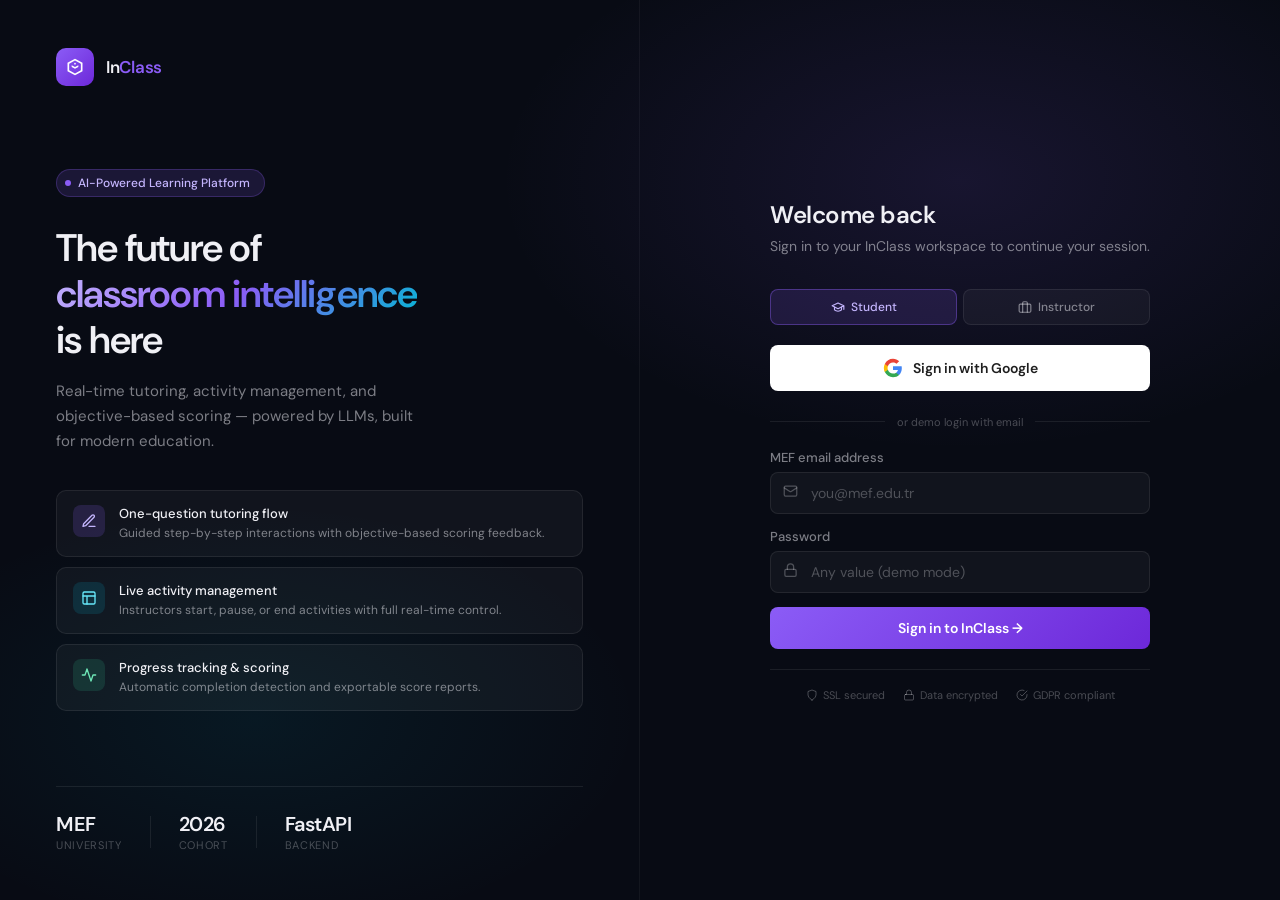
<file: app/static/login.html>
<!DOCTYPE html>
<html lang="en">
<head>
<meta charset="UTF-8" />
<meta name="viewport" content="width=device-width, initial-scale=1.0" />
<title>InClass — Sign In</title>
<link rel="preconnect" href="https://fonts.googleapis.com" />
<link rel="preconnect" href="https://fonts.gstatic.com" crossorigin />
<link href="https://fonts.googleapis.com/css2?family=DM+Sans:opsz,wght@9..40,400;9..40,500;9..40,600&display=swap" rel="stylesheet" />
<script src="https://accounts.google.com/gsi/client" async defer></script>
<style>
  *, *::before, *::after { box-sizing: border-box; margin: 0; padding: 0; }

  :root {
    --bg: #080b14;
    --surface: rgba(255,255,255,0.04);
    --surface-hover: rgba(255,255,255,0.07);
    --surface-border: rgba(255,255,255,0.08);
    --text-primary: #f0f0f5;
    --text-secondary: rgba(240,240,245,0.5);
    --text-muted: rgba(240,240,245,0.28);
    --accent: #8b5cf6;
    --accent-soft: rgba(139,92,246,0.15);
    --success: #34d399;
    --font: 'DM Sans', system-ui, sans-serif;
    --radius-sm: 10px;
    --radius-xs: 8px;
    --t: 0.18s ease;
  }

  html, body { height: 100%; }

  body {
    background: var(--bg);
    font-family: var(--font);
    color: var(--text-primary);
    display: flex;
    /* Static background — no animated blur */
    background-image:
      radial-gradient(ellipse 60% 50% at 75% 20%, rgba(139,92,246,0.12) 0%, transparent 60%),
      radial-gradient(ellipse 50% 40% at 20% 80%, rgba(6,182,212,0.08) 0%, transparent 60%);
  }

  /* ── LAYOUT ── */
  .layout {
    display: grid;
    grid-template-columns: 1fr 1fr;
    min-height: 100vh;
    width: 100%;
  }

  /* ── LEFT PANEL ── */
  .left-panel {
    display: flex; flex-direction: column;
    justify-content: space-between;
    padding: 48px 56px;
    border-right: 1px solid rgba(255,255,255,0.045);
  }

  .left-header { display: flex; align-items: center; gap: 12px; }

  .logo-mark {
    width: 38px; height: 38px; border-radius: 10px;
    background: linear-gradient(135deg, #8b5cf6, #6d28d9);
    display: flex; align-items: center; justify-content: center;
    flex-shrink: 0;
  }
  .logo-mark svg { width: 20px; height: 20px; fill: #fff; }
  .logo-text { font-size: 17px; font-weight: 600; letter-spacing: -0.3px; }
  .logo-text span { color: var(--accent); }

  .illustration-area {
    flex: 1; display: flex; flex-direction: column;
    justify-content: center; padding: 40px 0 32px;
  }

  .il-badge {
    display: inline-flex; align-items: center; gap: 7px;
    background: var(--accent-soft);
    border: 1px solid rgba(139,92,246,0.25);
    border-radius: 100px; padding: 5px 14px 5px 8px;
    font-size: 12px; font-weight: 500; color: #c4b5fd;
    width: fit-content; margin-bottom: 28px;
  }
  .il-badge-dot {
    width: 6px; height: 6px; border-radius: 50%;
    background: var(--accent); flex-shrink: 0;
  }

  .il-headline {
    font-size: clamp(28px, 3vw, 40px);
    font-weight: 600; line-height: 1.2;
    letter-spacing: -0.8px;
    margin-bottom: 16px;
  }
  .il-headline .grad {
    background: linear-gradient(135deg, #c4b5fd 0%, #8b5cf6 50%, #06b6d4 100%);
    -webkit-background-clip: text; -webkit-text-fill-color: transparent;
    background-clip: text;
  }

  .il-sub {
    font-size: 15px; line-height: 1.65;
    color: var(--text-secondary);
    max-width: 360px; margin-bottom: 36px;
  }

  .feature-grid { display: grid; gap: 10px; }
  .feature-card {
    display: flex; align-items: flex-start; gap: 14px;
    padding: 14px 16px;
    background: var(--surface);
    border: 1px solid var(--surface-border);
    border-radius: var(--radius-sm);
    transition: background var(--t), border-color var(--t);
  }
  .feature-card:hover { background: var(--surface-hover); border-color: rgba(139,92,246,0.2); }
  .feature-icon {
    width: 32px; height: 32px; border-radius: 8px; flex-shrink: 0;
    display: flex; align-items: center; justify-content: center;
  }
  .feature-icon.purple { background: rgba(139,92,246,0.18); }
  .feature-icon.cyan   { background: rgba(6,182,212,0.15); }
  .feature-icon.green  { background: rgba(52,211,153,0.15); }
  .feature-icon svg { width: 16px; height: 16px; }
  .feature-icon.purple svg { color: #c4b5fd; }
  .feature-icon.cyan   svg { color: #67e8f9; }
  .feature-icon.green  svg { color: #6ee7b7; }
  .feature-title { font-size: 13px; font-weight: 500; margin-bottom: 2px; }
  .feature-desc  { font-size: 12px; color: var(--text-secondary); line-height: 1.5; }

  .stats-row {
    display: flex; align-items: center; gap: 28px;
    padding-top: 24px;
    border-top: 1px solid var(--surface-border);
  }
  .stat-num { font-size: 20px; font-weight: 600; letter-spacing: -0.5px; }
  .stat-label { font-size: 11px; color: var(--text-muted); text-transform: uppercase; letter-spacing: 0.06em; margin-top: 1px; }
  .stat-divider { width: 1px; height: 32px; background: var(--surface-border); }

  /* ── RIGHT PANEL ── */
  .right-panel {
    display: flex; align-items: center; justify-content: center;
    padding: 48px 56px;
  }

  .login-card { width: 100%; max-width: 380px; }

  .login-header { margin-bottom: 32px; }
  .login-welcome { font-size: 24px; font-weight: 600; letter-spacing: -0.5px; margin-bottom: 6px; }
  .login-sub { font-size: 14px; color: var(--text-secondary); line-height: 1.5; }

  /* Role selector */
  .role-selector { display: flex; gap: 6px; margin-bottom: 20px; }
  .role-btn {
    flex: 1; padding: 9px 12px;
    background: var(--surface); border: 1px solid var(--surface-border);
    border-radius: var(--radius-xs);
    font-family: var(--font); font-size: 12px; font-weight: 500;
    color: var(--text-secondary); cursor: pointer;
    transition: background var(--t), border-color var(--t), color var(--t);
    display: flex; align-items: center; justify-content: center; gap: 6px;
  }
  .role-btn svg { width: 14px; height: 14px; }
  .role-btn.active { background: var(--accent-soft); border-color: rgba(139,92,246,0.4); color: #c4b5fd; }
  .role-btn:hover:not(.active) { background: var(--surface-hover); }

  /* Google button */
  .google-btn {
    width: 100%;
    display: flex; align-items: center; justify-content: center; gap: 10px;
    padding: 13px 20px;
    background: #fff;
    border: none;
    border-radius: var(--radius-xs);
    font-family: var(--font); font-size: 14px; font-weight: 600;
    color: #1f1f1f;
    cursor: pointer;
    transition: background var(--t), box-shadow var(--t);
    margin-bottom: 24px;
  }
  .google-btn:hover { background: #f5f5f5; box-shadow: 0 2px 12px rgba(0,0,0,0.25); }
  .google-btn:active { background: #ebebeb; }
  .google-btn:disabled { opacity: 0.6; cursor: not-allowed; }
  .google-btn svg { width: 20px; height: 20px; flex-shrink: 0; }

  /* Divider */
  .divider {
    display: flex; align-items: center; gap: 12px;
    margin-bottom: 20px;
  }
  .divider-line { flex: 1; height: 1px; background: var(--surface-border); }
  .divider-text { font-size: 11px; color: var(--text-muted); white-space: nowrap; }

  /* Form (disabled fields) */
  .form-group { margin-bottom: 14px; }
  .form-label { display: block; font-size: 13px; font-weight: 500; color: var(--text-secondary); margin-bottom: 6px; }
  .input-wrap { position: relative; }
  .input-icon {
    position: absolute; left: 13px; top: 50%; transform: translateY(-50%);
    color: var(--text-muted); pointer-events: none;
  }
  .input-icon svg { width: 15px; height: 15px; }
  .form-input {
    width: 100%;
    background: var(--surface);
    border: 1px solid var(--surface-border);
    border-radius: var(--radius-xs);
    padding: 11px 13px 11px 40px;
    font-family: var(--font); font-size: 14px;
    color: var(--text-primary);
    outline: none;
    transition: border-color var(--t), background var(--t);
  }
  .form-input::placeholder { color: var(--text-muted); }
  .form-input:focus { border-color: rgba(139,92,246,0.5); background: rgba(255,255,255,0.06); }
  .form-input:disabled { opacity: 0.4; cursor: not-allowed; }

  /* Submit */
  .submit-btn {
    width: 100%; padding: 12px;
    background: linear-gradient(135deg, #8b5cf6, #6d28d9);
    border: none;
    border-radius: var(--radius-xs);
    font-family: var(--font); font-size: 14px; font-weight: 600;
    color: #fff;
    cursor: pointer;
    margin-bottom: 0;
    transition: opacity var(--t);
  }
  .submit-btn:hover { opacity: 0.88; }
  .submit-btn:disabled { opacity: 0.5; cursor: not-allowed; }

  /* Trust bar */
  .trust-bar {
    display: flex; align-items: center; justify-content: center; gap: 18px;
    margin-top: 20px; padding-top: 18px;
    border-top: 1px solid var(--surface-border);
  }
  .trust-item { display: flex; align-items: center; gap: 5px; }
  .trust-item svg { width: 12px; height: 12px; color: var(--text-muted); }
  .trust-item span { font-size: 11px; color: var(--text-muted); }

  /* Spinner */
  .spinner {
    width: 18px; height: 18px;
    border: 2px solid rgba(30,20,10,0.2);
    border-top-color: #1f1f1f;
    border-radius: 50%;
    animation: spin 0.7s linear infinite;
    display: none;
  }
  @keyframes spin { to { transform: rotate(360deg); } }

  /* Toast */
  .toast {
    position: fixed; bottom: 24px; left: 50%; transform: translateX(-50%) translateY(16px);
    background: rgba(20,16,40,0.96);
    border: 1px solid rgba(139,92,246,0.3);
    border-radius: var(--radius-sm);
    padding: 11px 18px;
    font-size: 13px; color: var(--text-primary);
    backdrop-filter: blur(8px);
    opacity: 0; transition: opacity 0.25s, transform 0.25s;
    z-index: 100; display: flex; align-items: center; gap: 8px;
    white-space: nowrap;
  }
  .toast.show { opacity: 1; transform: translateX(-50%) translateY(0); }
  .toast svg { width: 14px; height: 14px; color: var(--success); flex-shrink: 0; }

  @media (max-width: 860px) {
    .layout { grid-template-columns: 1fr; }
    .left-panel { display: none; }
    .right-panel { padding: 48px 24px; align-items: flex-start; }
  }
</style>
</head>
<body>
<div class="layout">

  <!-- LEFT PANEL -->
  <aside class="left-panel">
    <div class="left-header">
      <div class="logo-mark">
        <svg viewBox="0 0 24 24"><path d="M12 2L3 7v10l9 5 9-5V7L12 2zm0 2.18L19 8.09v7.82L12 19.82 5 15.91V8.09L12 4.18zM12 7a1 1 0 100 2 1 1 0 000-2zm-4 3v2l4 2 4-2v-2l-4 2-4-2z"/></svg>
      </div>
      <span class="logo-text">In<span>Class</span></span>
    </div>

    <div class="illustration-area">
      <div class="il-badge">
        <div class="il-badge-dot"></div>
        AI-Powered Learning Platform
      </div>

      <h1 class="il-headline">
        The future of<br>
        <span class="grad">classroom intelligence</span><br>
        is here
      </h1>

      <p class="il-sub">
        Real-time tutoring, activity management, and objective-based scoring — powered by LLMs, built for modern education.
      </p>

      <div class="feature-grid">
        <div class="feature-card">
          <div class="feature-icon purple">
            <svg viewBox="0 0 24 24" fill="none" stroke="currentColor" stroke-width="2" stroke-linecap="round" stroke-linejoin="round"><path d="M12 20h9"/><path d="M16.5 3.5a2.121 2.121 0 013 3L7 19l-4 1 1-4L16.5 3.5z"/></svg>
          </div>
          <div>
            <div class="feature-title">One-question tutoring flow</div>
            <div class="feature-desc">Guided step-by-step interactions with objective-based scoring feedback.</div>
          </div>
        </div>
        <div class="feature-card">
          <div class="feature-icon cyan">
            <svg viewBox="0 0 24 24" fill="none" stroke="currentColor" stroke-width="2" stroke-linecap="round" stroke-linejoin="round"><rect x="3" y="3" width="18" height="18" rx="2"/><path d="M3 9h18M9 21V9"/></svg>
          </div>
          <div>
            <div class="feature-title">Live activity management</div>
            <div class="feature-desc">Instructors start, pause, or end activities with full real-time control.</div>
          </div>
        </div>
        <div class="feature-card">
          <div class="feature-icon green">
            <svg viewBox="0 0 24 24" fill="none" stroke="currentColor" stroke-width="2" stroke-linecap="round" stroke-linejoin="round"><polyline points="22 12 18 12 15 21 9 3 6 12 2 12"/></svg>
          </div>
          <div>
            <div class="feature-title">Progress tracking & scoring</div>
            <div class="feature-desc">Automatic completion detection and exportable score reports.</div>
          </div>
        </div>
      </div>
    </div>

    <div class="stats-row">
      <div class="stat-item">
        <div class="stat-num">MEF</div>
        <div class="stat-label">University</div>
      </div>
      <div class="stat-divider"></div>
      <div class="stat-item">
        <div class="stat-num">2026</div>
        <div class="stat-label">Cohort</div>
      </div>
      <div class="stat-divider"></div>
      <div class="stat-item">
        <div class="stat-num">FastAPI</div>
        <div class="stat-label">Backend</div>
      </div>
    </div>
  </aside>

  <!-- RIGHT PANEL -->
  <main class="right-panel">
    <div class="login-card">
      <div class="login-header">
        <h2 class="login-welcome">Welcome back</h2>
        <p class="login-sub">Sign in to your InClass workspace to continue your session.</p>
      </div>

      <!-- Role selector -->
      <div class="role-selector" role="group" aria-label="Sign in as">
        <button class="role-btn active" id="role-student" onclick="setRole('student')" type="button">
          <svg viewBox="0 0 24 24" fill="none" stroke="currentColor" stroke-width="2" stroke-linecap="round" stroke-linejoin="round"><path d="M22 10v6M2 10l10-5 10 5-10 5z"/><path d="M6 12v5c3 3 9 3 12 0v-5"/></svg>
          Student
        </button>
        <button class="role-btn" id="role-instructor" onclick="setRole('instructor')" type="button">
          <svg viewBox="0 0 24 24" fill="none" stroke="currentColor" stroke-width="2" stroke-linecap="round" stroke-linejoin="round"><rect x="2" y="7" width="20" height="14" rx="2"/><path d="M16 21V5a2 2 0 00-2-2h-4a2 2 0 00-2 2v16"/></svg>
          Instructor
        </button>
      </div>

      <!-- Google Sign-In button -->
      <button class="google-btn" id="google-btn" onclick="handleGoogleSignIn()" type="button">
        <svg viewBox="0 0 24 24" xmlns="http://www.w3.org/2000/svg">
          <path d="M22.56 12.25c0-.78-.07-1.53-.2-2.25H12v4.26h5.92c-.26 1.37-1.04 2.53-2.21 3.31v2.77h3.57c2.08-1.92 3.28-4.74 3.28-8.09z" fill="#4285F4"/>
          <path d="M12 23c2.97 0 5.46-.98 7.28-2.66l-3.57-2.77c-.98.66-2.23 1.06-3.71 1.06-2.86 0-5.29-1.93-6.16-4.53H2.18v2.84C3.99 20.53 7.7 23 12 23z" fill="#34A853"/>
          <path d="M5.84 14.09c-.22-.66-.35-1.36-.35-2.09s.13-1.43.35-2.09V7.07H2.18C1.43 8.55 1 10.22 1 12s.43 3.45 1.18 4.93l2.85-2.22.81-.62z" fill="#FBBC05"/>
          <path d="M12 5.38c1.62 0 3.06.56 4.21 1.64l3.15-3.15C17.45 2.09 14.97 1 12 1 7.7 1 3.99 3.47 2.18 7.07l3.66 2.84c.87-2.6 3.3-4.53 6.16-4.53z" fill="#EA4335"/>
        </svg>
        <span id="google-btn-label">Sign in with Google</span>
        <div class="spinner" id="google-spinner"></div>
      </button>

      <div class="divider">
        <div class="divider-line"></div>
        <span class="divider-text">or demo login with email</span>
        <div class="divider-line"></div>
      </div>

      <!-- Email field -->
      <div class="form-group">
        <label class="form-label" for="email">MEF email address</label>
        <div class="input-wrap">
          <span class="input-icon">
            <svg viewBox="0 0 24 24" fill="none" stroke="currentColor" stroke-width="2" stroke-linecap="round" stroke-linejoin="round"><rect x="2" y="4" width="20" height="16" rx="2"/><path d="m22 7-8.97 5.7a1.94 1.94 0 01-2.06 0L2 7"/></svg>
          </span>
          <input id="email" type="email" class="form-input" placeholder="you@mef.edu.tr" />
        </div>
      </div>

      <!-- Password field -->
      <div class="form-group">
        <label class="form-label" for="password">Password</label>
        <div class="input-wrap">
          <span class="input-icon">
            <svg viewBox="0 0 24 24" fill="none" stroke="currentColor" stroke-width="2" stroke-linecap="round" stroke-linejoin="round"><rect x="3" y="11" width="18" height="11" rx="2"/><path d="M7 11V7a5 5 0 0110 0v4"/></svg>
          </span>
          <input id="password" type="password" class="form-input" placeholder="Any value (demo mode)" />
        </div>
      </div>

      <!-- Submit -->
      <button class="submit-btn" id="submit-btn" type="button" onclick="handleEmailLogin()">Sign in to InClass →</button>

      <!-- Hidden GSI rendered button for popup trigger -->
      <div id="g-hidden-btn" style="position:absolute;left:-9999px;opacity:0;pointer-events:none;width:1px;height:1px;overflow:hidden;"></div>

      <!-- Trust bar -->
      <div class="trust-bar">
        <div class="trust-item">
          <svg viewBox="0 0 24 24" fill="none" stroke="currentColor" stroke-width="2" stroke-linecap="round" stroke-linejoin="round"><path d="M12 22s8-4 8-10V5l-8-3-8 3v7c0 6 8 10 8 10z"/></svg>
          <span>SSL secured</span>
        </div>
        <div class="trust-item">
          <svg viewBox="0 0 24 24" fill="none" stroke="currentColor" stroke-width="2" stroke-linecap="round" stroke-linejoin="round"><rect x="3" y="11" width="18" height="11" rx="2"/><path d="M7 11V7a5 5 0 0110 0v4"/></svg>
          <span>Data encrypted</span>
        </div>
        <div class="trust-item">
          <svg viewBox="0 0 24 24" fill="none" stroke="currentColor" stroke-width="2" stroke-linecap="round" stroke-linejoin="round"><path d="M22 11.08V12a10 10 0 11-5.93-9.14"/><polyline points="22 4 12 14.01 9 11.01"/></svg>
          <span>GDPR compliant</span>
        </div>
      </div>
    </div>
  </main>
</div>

<div class="toast" id="toast" role="status" aria-live="polite">
  <svg viewBox="0 0 24 24" fill="none" stroke="currentColor" stroke-width="2.5" stroke-linecap="round" stroke-linejoin="round"><polyline points="20 6 9 17 4 12"/></svg>
  <span id="toast-msg"></span>
</div>

<script>
  // REPLACE with your Google OAuth 2.0 Client ID:
  // https://console.cloud.google.com/ → APIs & Services → Credentials
  const GOOGLE_CLIENT_ID = '524652601376-api72qg298ngrrbll031d8hn97224ghg.apps.googleusercontent.com';

  let googleReady = false;
  let currentRole = 'student';

  // GSI library calls this when ready
  window.onGoogleLibraryLoad = function() {
    google.accounts.id.initialize({
      client_id: GOOGLE_CLIENT_ID,
      callback: handleGoogleCredential,
      auto_select: false,
      cancel_on_tap_outside: true,
    });
    // Render hidden button — clicking it opens the real Google account picker popup
    google.accounts.id.renderButton(
      document.getElementById('g-hidden-btn'),
      { type: 'standard', size: 'large' }
    );
    googleReady = true;
  };

  function setRole(role) {
    currentRole = role;
    document.getElementById('role-student').classList.toggle('active', role === 'student');
    document.getElementById('role-instructor').classList.toggle('active', role === 'instructor');
  }

  function showToast(msg) {
    document.getElementById('toast-msg').textContent = msg;
    const t = document.getElementById('toast');
    t.classList.add('show');
    setTimeout(() => t.classList.remove('show'), 3000);
  }

  function handleGoogleSignIn() {
    if (!googleReady) {
      showToast('Google Sign-In is loading, please try again.');
      return;
    }
    // Click the hidden rendered Google button — opens account picker popup
    const hiddenBtn = document.querySelector('#g-hidden-btn div[role="button"]');
    if (hiddenBtn) {
      hiddenBtn.click();
    } else {
      google.accounts.id.prompt((notification) => {
        if (notification.isNotDisplayed() || notification.isSkippedMoment()) {
          showToast('Popup blocked. Try disabling ad-blockers or cookie restrictions.');
        }
      });
    }
  }

  async function handleEmailLogin() {
    const email = document.getElementById('email').value.trim();
    if (!email) { showToast('Please enter your email address.'); return; }
    const name = email.split('@')[0];
    const demoToken = `demo:${email}:${name}`;
    const btn = document.getElementById('submit-btn');
    btn.disabled = true;
    btn.textContent = 'Signing in…';
    try {
      const endpoint = currentRole === 'instructor' ? '/auth/google/verify-instructor' : '/auth/google/verify-student';
      const res = await fetch(endpoint, {
        method: 'POST',
        headers: { 'Content-Type': 'application/json', 'Authorization': `Bearer ${demoToken}` },
        body: '{}',
      });
      if (!res.ok) {
        const err = await res.json().catch(() => ({}));
        throw new Error(err.detail || 'Authentication failed');
      }
      localStorage.setItem('inclass_token', demoToken);
      localStorage.setItem('inclass_role', currentRole);
      showToast('Signed in — redirecting…');
      setTimeout(() => { window.location.href = '/'; }, 900);
    } catch (err) {
      showToast('Sign-in failed: ' + err.message);
      btn.disabled = false;
      btn.textContent = 'Sign in to InClass →';
    }
  }

  async function handleGoogleCredential(response) {
    const idToken = response.credential;
    const btn = document.getElementById('google-btn');
    const label = document.getElementById('google-btn-label');
    const spinner = document.getElementById('google-spinner');
    btn.disabled = true;
    label.style.display = 'none';
    spinner.style.display = 'block';

    try {
      const res = await fetch(`/auth/google/${currentRole}`, {
        method: 'POST',
        headers: { 'Content-Type': 'application/json' },
        body: JSON.stringify({ token: idToken }),
      });
      if (!res.ok) {
        const err = await res.json().catch(() => ({}));
        throw new Error(err.detail || 'Authentication failed');
      }
      localStorage.setItem('inclass_token', idToken);
      localStorage.setItem('inclass_role', currentRole);
      showToast('Signed in — redirecting…');
      setTimeout(() => { window.location.href = '/'; }, 900);
    } catch (err) {
      showToast('Sign-in failed: ' + err.message);
      btn.disabled = false;
      label.style.display = '';
      spinner.style.display = 'none';
    }
  }

  // Skip login if already authenticated
  if (localStorage.getItem('inclass_token')) {
    window.location.replace('/');
  }
</script>
</body>
</html>
</file>
